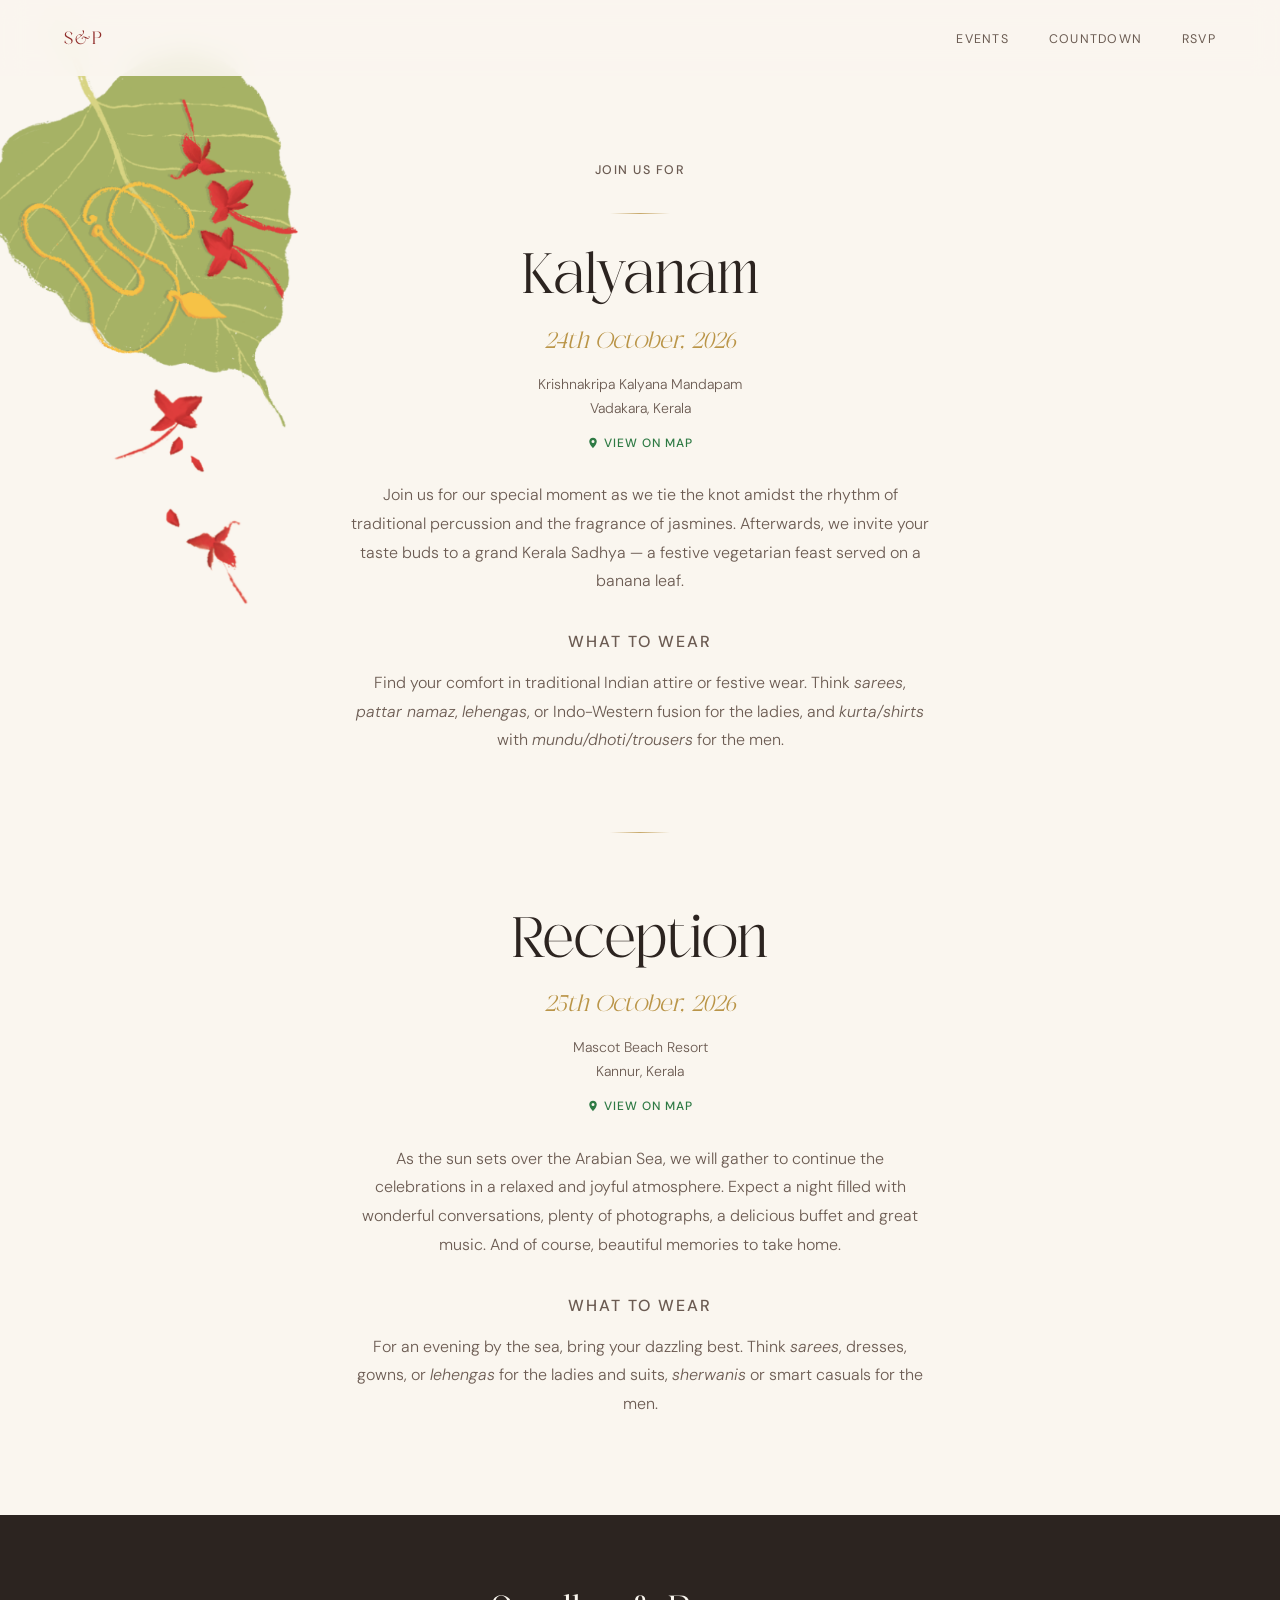
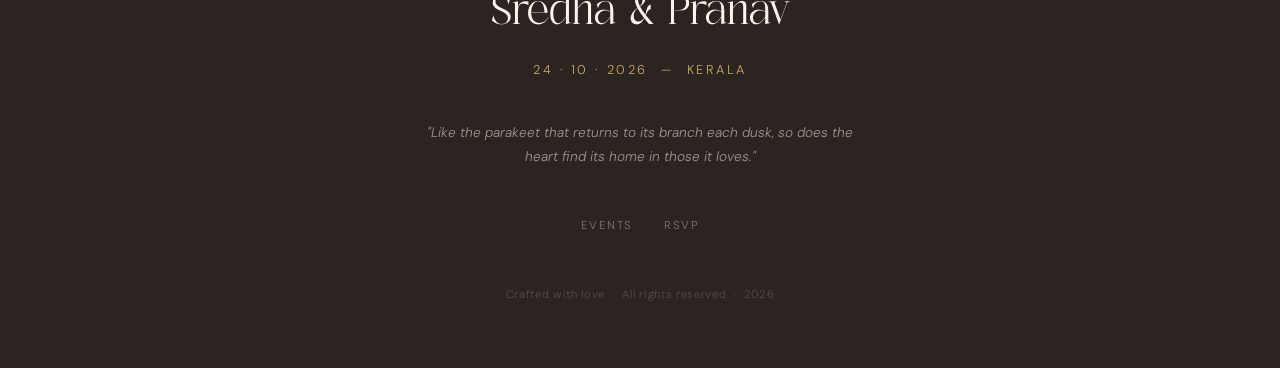
<file: events.html>
<!DOCTYPE html>
<html lang="en">
<head>
<meta charset="UTF-8">
<meta name="viewport" content="width=device-width, initial-scale=1.0">
<title>Events — Sredha &amp; Pranav Wedding</title>
<link rel="preconnect" href="https://fonts.googleapis.com">
<link rel="preconnect" href="https://fonts.gstatic.com" crossorigin>
<link href="https://fonts.googleapis.com/css2?family=Cormorant+Garamond:ital,wght@0,300;0,400;0,500;0,600;1,300;1,400&family=DM+Sans:wght@300;400;500&family=Playfair+Display:ital,wght@0,400;0,500;0,600;1,400;1,500&display=swap" rel="stylesheet">
<style>
/* ── Font Face ── */
@font-face {
font-family: 'Adogare';
src: url('fonts/Adogare.otf') format('opentype');
font-weight: 100 900;
font-style: normal italic;
font-display: swap;
}

/* ── Variables ── */
:root {
--cream: #FAF6EF;
--cream-deep: #F2EBD9;
--pink: #F4C2C2;
--pink-mid: #E8A0A0;
--pink-deep: #C97B7B;
--maroon: #902D2A;
--green: #6DBF7E;
--green-mid: #4FA862;
--green-deep: #2E7A44;
--gold: #C8A96A;
--gold-dark: #BA9548;
--gold-light: #E8D5A8;
--gold-line: #E1851C;
--text-dark: #2C2420;
--text-mid: #6B5B52;
--text-light: #A09080;
--border: rgba(200,169,106,.25);
--serif: 'Cormorant Garamond', Georgia, serif;
--display: 'Adogare', 'Playfair Display', Georgia, serif;
--sans: 'DM Sans', system-ui, sans-serif;
--radius-md: 12px;
--radius-lg: 24px;
--radius-pill: 999px;
}

/* ── Reset ── */
*, *::before, *::after { box-sizing: border-box; margin: 0; padding: 0; }
html { scroll-behavior: smooth; }
body {
background: var(--cream);
color: var(--text-dark);
font-family: var(--sans);
font-weight: 300;
line-height: 1.7;
overflow-x: hidden;
}

/* ── Typography ── */
h1 {
font-family: var(--display);
font-size: clamp(3rem, 8vw, 6.125rem);
font-weight: 400;
line-height: 1.05;
letter-spacing: 2px;
color: var(--maroon);
}
h2 {
font-family: var(--display);
font-size: clamp(2rem, 5vw, 3.5rem);
font-weight: 400;
line-height: 1.15;
color: var(--text-dark);
}
h3 {
font-family: var(--serif);
font-size: clamp(1.3rem, 3vw, 1.75rem);
font-weight: 400;
line-height: 1.3;
}
.caption {
font-size: .78rem;
letter-spacing: .12em;
text-transform: uppercase;
font-weight: 500;
color: var(--text-mid);
}
.italic { font-style: italic; }

/* ── Shared ── */
section { padding: clamp(5rem, 10vw, 9rem) clamp(1.5rem, 5vw, 4rem); }
.divider {
width: 60px; height: 1px;
background: linear-gradient(90deg, transparent, var(--gold), transparent);
margin: 2rem auto;
}
.divider-sm {
width: 36px; height: 1px;
background: var(--gold-light);
margin: 1.25rem auto;
}
.section-intro {
max-width: 580px; margin: 0 auto; text-align: center;
}
.section-intro h2 { margin-bottom: 1rem; }
.section-desc {
color: var(--text-mid); font-size: 1rem; line-height: 1.8;
margin-top: 1rem;
}

/* ── Animations ── */
.fade-up {
opacity: 0; transform: translateY(28px);
transition: opacity .8s ease, transform .8s ease;
}
.fade-up.visible { opacity: 1; transform: translateY(0); }
.fade-up.d1 { transition-delay: .15s; }
.fade-up.d2 { transition-delay: .3s; }
.fade-up.d3 { transition-delay: .45s; }
.fade-up.d4 { transition-delay: .6s; }

/* ── Navbar ── */
.navbar {
position: fixed; top: 0; left: 0; right: 0; z-index: 100;
padding: 1.25rem clamp(1.5rem, 5vw, 4rem);
display: flex; align-items: center; justify-content: space-between;
background: rgba(250,246,239,.9);
backdrop-filter: blur(12px); -webkit-backdrop-filter: blur(12px);
border-bottom: 1px solid transparent;
transition: border-color .3s;
}
.navbar.scrolled { border-bottom-color: var(--border); }
.nav-logo {
display: flex; align-items: baseline; gap: 2px;
text-decoration: none; color: var(--maroon);
}
.nav-logo-s, .nav-logo-p {
font-family: var(--display);
font-size: 1.1rem; font-weight: 400;
letter-spacing: -0.07em;
}
.nav-logo-amp {
font-family: var(--serif);
font-size: 1.3rem; font-weight: 300;
font-style: italic; color: var(--maroon);
}
.nav-links { display: flex; gap: 2.5rem; list-style: none; }
.nav-links a {
font-size: .78rem; letter-spacing: .1em; text-transform: uppercase;
color: var(--text-mid); text-decoration: none; font-weight: 400;
transition: color .25s;
}
.nav-links a:hover { color: var(--text-dark); }
.nav-hamburger {
display: none; flex-direction: column; gap: 5px;
cursor: pointer; background: none; border: none; padding: 4px;
}
.nav-hamburger span {
display: block; width: 22px; height: 1px; background: var(--text-dark);
}
.nav-mobile-overlay {
display: none; position: fixed; inset: 0;
background: var(--cream); z-index: 99;
flex-direction: column; align-items: center; justify-content: center; gap: 2rem;
}
.nav-mobile-overlay.open { display: flex; }
.nav-mobile-overlay a {
font-family: var(--serif); font-size: 2rem; font-weight: 300;
color: var(--text-dark); text-decoration: none;
}

/* ── Buttons ── */
.btn {
display: inline-flex; align-items: center; justify-content: center;
padding: .9rem 2.25rem;
font-family: var(--sans); font-size: .78rem; font-weight: 500;
letter-spacing: .12em; text-transform: uppercase; text-decoration: none;
border-radius: var(--radius-pill); cursor: pointer;
transition: all .3s; border: 1.5px solid transparent; white-space: nowrap;
}
.btn-primary {
background: var(--maroon); color: var(--cream); border-color: var(--maroon);
}
.btn-primary:hover {
background: transparent; color: var(--maroon);
}
.btn-secondary {
background: transparent; color: var(--text-dark);
border-color: rgba(44,36,32,.3);
}
.btn-secondary:hover { border-color: var(--text-dark); }

/* ── Footer ── */
footer {
background: var(--text-dark);
color: rgba(250,246,239,.7);
text-align: center;
padding: 4rem clamp(1.5rem, 5vw, 4rem);
}
.footer-names {
font-family: var(--display);
font-size: clamp(1.8rem, 4vw, 2.5rem);
font-weight: 400; color: var(--cream);
margin-bottom: .75rem;
font-style: normal;
}
.footer-date {
font-size: .8rem; letter-spacing: .2em; text-transform: uppercase;
color: var(--gold); margin-bottom: 2.5rem;
}
.footer-note {
font-size: .85rem; line-height: 1.8;
max-width: 440px; margin: 0 auto 2.5rem;
color: rgba(250,246,239,.55);
font-style: italic;
}
.footer-links {
display: flex; justify-content: center;
gap: 2rem; list-style: none; margin-bottom: 3rem; flex-wrap: wrap;
}
.footer-links a {
font-size: .72rem; letter-spacing: .12em; text-transform: uppercase;
color: rgba(250,246,239,.4); text-decoration: none; transition: color .25s;
}
.footer-links a:hover { color: var(--cream); }
.footer-copy {
font-size: .7rem; color: rgba(250,246,239,.2); letter-spacing: .06em;
}

/* ── Responsive ── */
@media (max-width: 720px) {
.nav-links { display: none; }
.nav-hamburger { display: flex; }
}

/* ── Events page specific styles ── */
.events-page-main {
position: relative;
padding: 10rem clamp(1.5rem, 5vw, 4rem) clamp(4rem, 8vw, 6rem);
overflow: hidden;
}
.events-leaf-decor {
position: absolute;
left: -2%;
top: calc(-3% + 64px);
width: clamp(250px, 28vw, 470px);
height: auto;
pointer-events: none;
z-index: 0;
mix-blend-mode: darken;
transform: none;
}
.events-page-inner {
max-width: 580px;
margin: 0 auto;
text-align: center;
position: relative;
z-index: 1;
}
.event-block {
margin-bottom: 0;
}
.event-block h2 {
font-family: var(--display);
font-size: clamp(2.5rem, 5vw, 3.5rem);
font-weight: 400;
font-style: normal;
color: var(--text-dark);
margin-bottom: .25rem;
}
.event-block .event-date {
font-family: var(--display);
font-size: clamp(1.1rem, 2vw, 1.4rem);
color: var(--gold-dark);
font-style: italic;
margin: .75rem 0;
}
.event-block address {
font-style: normal;
font-size: .88rem;
color: var(--text-mid);
line-height: 1.7;
margin-top: .25rem;
}
.event-block .map-link {
display: inline-flex;
align-items: center;
gap: .3rem;
font-size: .75rem;
letter-spacing: .08em;
color: var(--green-deep);
text-decoration: none;
margin-top: .75rem;
font-weight: 500;
text-transform: uppercase;
transition: opacity .2s;
}
.event-block .map-link:hover { opacity: .7; }
.event-block .event-desc {
color: var(--text-mid);
font-size: 1rem;
line-height: 1.8;
margin-top: 1.5rem;
text-align: center;
}
.what-to-wear {
margin-top: 2rem;
}
.what-to-wear .caption {
margin-bottom: .75rem;
}
.what-to-wear p {
color: var(--text-mid);
font-size: 1rem;
line-height: 1.8;
text-align: center;
}
.events-section-divider {
width: 60px;
height: 1px;
background: linear-gradient(90deg, transparent, var(--gold), transparent);
margin: clamp(3rem, 6vw, 5rem) auto;
}

.gift-section {
  background: #FFFDF7;
  text-align: center;
  padding: clamp(5rem, 10vw, 9rem) clamp(1.5rem, 5vw, 4rem);
}
.gift-content {
  max-width: 580px;
  margin: 0 auto;
}
.gift-content .gift-desc {
  color: var(--text-mid);
  font-size: 1rem;
  line-height: 1.8;
  margin-top: 1rem;
}
.gift-buttons {
  display: flex;
  gap: 1.5rem;
  justify-content: center;
  flex-wrap: wrap;
  margin-top: 2rem;
}
.gift-buttons .btn {
  min-width: 166px;
}
.upi-toast {
  position: fixed;
  bottom: 2rem;
  left: 50%;
  transform: translateX(-50%) translateY(100px);
  background: var(--text-dark);
  color: var(--cream);
  padding: .75rem 1.5rem;
  border-radius: var(--radius-pill);
  font-size: .85rem;
  font-weight: 400;
  letter-spacing: .04em;
  z-index: 200;
  opacity: 0;
  transition: transform .4s ease, opacity .4s ease;
  pointer-events: none;
}
.upi-toast.show {
  transform: translateX(-50%) translateY(0);
  opacity: 1;
}


@media (max-width: 720px) {
.events-leaf-decor {
width: 200px;
top: 0;
left: -5%;
}
  .gift-buttons {
    flex-direction: column;
    align-items: center;
  }

}
</style>
</head>
<body>

<!-- ── Navbar ── -->
<nav class="navbar" id="navbar">
<a href="index.html" class="nav-logo">
<span class="nav-logo-s">S</span>
<span class="nav-logo-amp">&amp;</span>
<span class="nav-logo-p">P</span>
</a>
<ul class="nav-links">
<li><a href="events.html">Events</a></li>
<li><a href="index.html#countdown">Countdown</a></li>
<li><a href="index.html#rsvp">RSVP</a></li>
</ul>
<button class="nav-hamburger" id="hamburger" aria-label="Open menu"><span></span><span></span><span></span></button>
</nav>
<div class="nav-mobile-overlay" id="mobileNav">
<a href="events.html" onclick="closeMobileNav()">Events</a>
<a href="index.html#countdown" onclick="closeMobileNav()">Countdown</a>
<a href="index.html#rsvp" onclick="closeMobileNav()">RSVP</a>
</div>

<!-- ── Events Main Content ── -->
<section class="events-page-main">
<!-- Leaf decoration (left side) -->
<img src="assets/leaf-decor.png" class="events-leaf-decor" alt="" aria-hidden="true">

<div class="events-page-inner">

<!-- ── Kalyanam ── -->
<div class="event-block fade-up">
<p class="caption">Join us for</p>
<div class="divider"></div>
<h2>Kalyanam</h2>
<p class="event-date">24th October, 2026</p>
<address>
Krishnakripa Kalyana Mandapam<br>
Vadakara, Kerala
</address>
<a href="https://maps.google.com/?q=Krishnakripa+Kalyana+Mandapam+Vadakara" target="_blank" class="map-link">
<svg width="12" height="12" viewBox="0 0 16 16" fill="none"><path d="M8 1C5.2 1 3 3.2 3 6 3 9.8 8 15 8 15s5-5.2 5-9c0-2.8-2.2-5-5-5zm0 7a2 2 0 110-4 2 2 0 010 4z" fill="currentColor"/></svg>
View on map
</a>
<p class="event-desc">Join us for our special moment as we tie the knot amidst the rhythm of traditional percussion and the fragrance of jasmines. Afterwards, we invite your taste buds to a grand Kerala Sadhya — a festive vegetarian feast served on a banana leaf.</p>

<div class="what-to-wear fade-up">
<p class="caption">What to wear</p>
<p>Find your comfort in traditional Indian attire or festive wear. Think <em>sarees</em>, <em>pattar namaz</em>, <em>lehengas</em>, or Indo-Western fusion for the ladies, and <em>kurta/shirts</em> with <em>mundu/dhoti/trousers</em> for the men.</p>
</div>
</div>

<!-- Divider -->
<div class="events-section-divider"></div>

<!-- ── Reception ── -->
<div class="event-block fade-up">
<h2>Reception</h2>
<p class="event-date">25th October, 2026</p>
<address>
Mascot Beach Resort<br>
Kannur, Kerala
</address>
<a href="https://maps.app.goo.gl/yyznt61GRwa8fZTb8" target="_blank" class="map-link">
<svg width="12" height="12" viewBox="0 0 16 16" fill="none"><path d="M8 1C5.2 1 3 3.2 3 6 3 9.8 8 15 8 15s5-5.2 5-9c0-2.8-2.2-5-5-5zm0 7a2 2 0 110-4 2 2 0 010 4z" fill="currentColor"/></svg>
View on map
</a>
<p class="event-desc">As the sun sets over the Arabian Sea, we will gather to continue the celebrations in a relaxed and joyful atmosphere. Expect a night filled with wonderful conversations, plenty of photographs, a delicious buffet and great music. And of course, beautiful memories to take home.</p>

<div class="what-to-wear fade-up">
<p class="caption">What to wear</p>
<p>For an evening by the sea, bring your dazzling best. Think <em>sarees</em>, dresses, gowns, or <em>lehengas</em> for the ladies and suits, <em>sherwanis</em> or smart casuals for the men.</p>
</div>
</div>

</div>
</section>


<!-- UPI Toast -->
<div class="upi-toast" id="upi-toast">UPI ID copied to clipboard!</div>

<!-- ── Footer ── -->
<footer>
<p class="footer-names">Sredha &amp; Pranav</p>
<p class="footer-date">24 · 10 · 2026 &nbsp;—&nbsp; Kerala</p>
<p class="footer-note">"Like the parakeet that returns to its branch each dusk, so does the heart find its home in those it loves."</p>
<ul class="footer-links">
<li><a href="events.html">Events</a></li>
<li><a href="index.html#rsvp">RSVP</a></li>
</ul>
<p class="footer-copy">Crafted with love &nbsp;·&nbsp; All rights reserved &nbsp;·&nbsp; 2026</p>
</footer>

<script>
/* Navbar scroll */
window.addEventListener('scroll', () => {
document.getElementById('navbar')
.classList.toggle('scrolled', window.scrollY > 30);
});

/* Mobile nav */
const hamburger = document.getElementById('hamburger');
const mobileNav = document.getElementById('mobileNav');
let navOpen = false;

hamburger.addEventListener('click', () => {
navOpen = !navOpen;
mobileNav.classList.toggle('open', navOpen);
document.body.style.overflow = navOpen ? 'hidden' : '';
});

window.closeMobileNav = function () {
navOpen = false;
mobileNav.classList.remove('open');
document.body.style.overflow = '';
};

/* Scroll animation */
const observer = new IntersectionObserver(entries => {
entries.forEach(entry => {
if (entry.isIntersecting) {
entry.target.classList.add('visible');
observer.unobserve(entry.target);
}
});
}, { threshold: 0.12 });

document.querySelectorAll('.fade-up').forEach(el => observer.observe(el));

/* Copy UPI ID */
window.copyUPI = function () {
  const upiId = 'sredhapavithran.mec@okaxis';
  navigator.clipboard.writeText(upiId).then(() => {
    const toast = document.getElementById('upi-toast');
    toast.classList.add('show');
    setTimeout(() => toast.classList.remove('show'), 2500);
  }).catch(() => {
    prompt('Copy this UPI ID:', upiId);
  });
};
</script>

</body>
</html>
</file>
